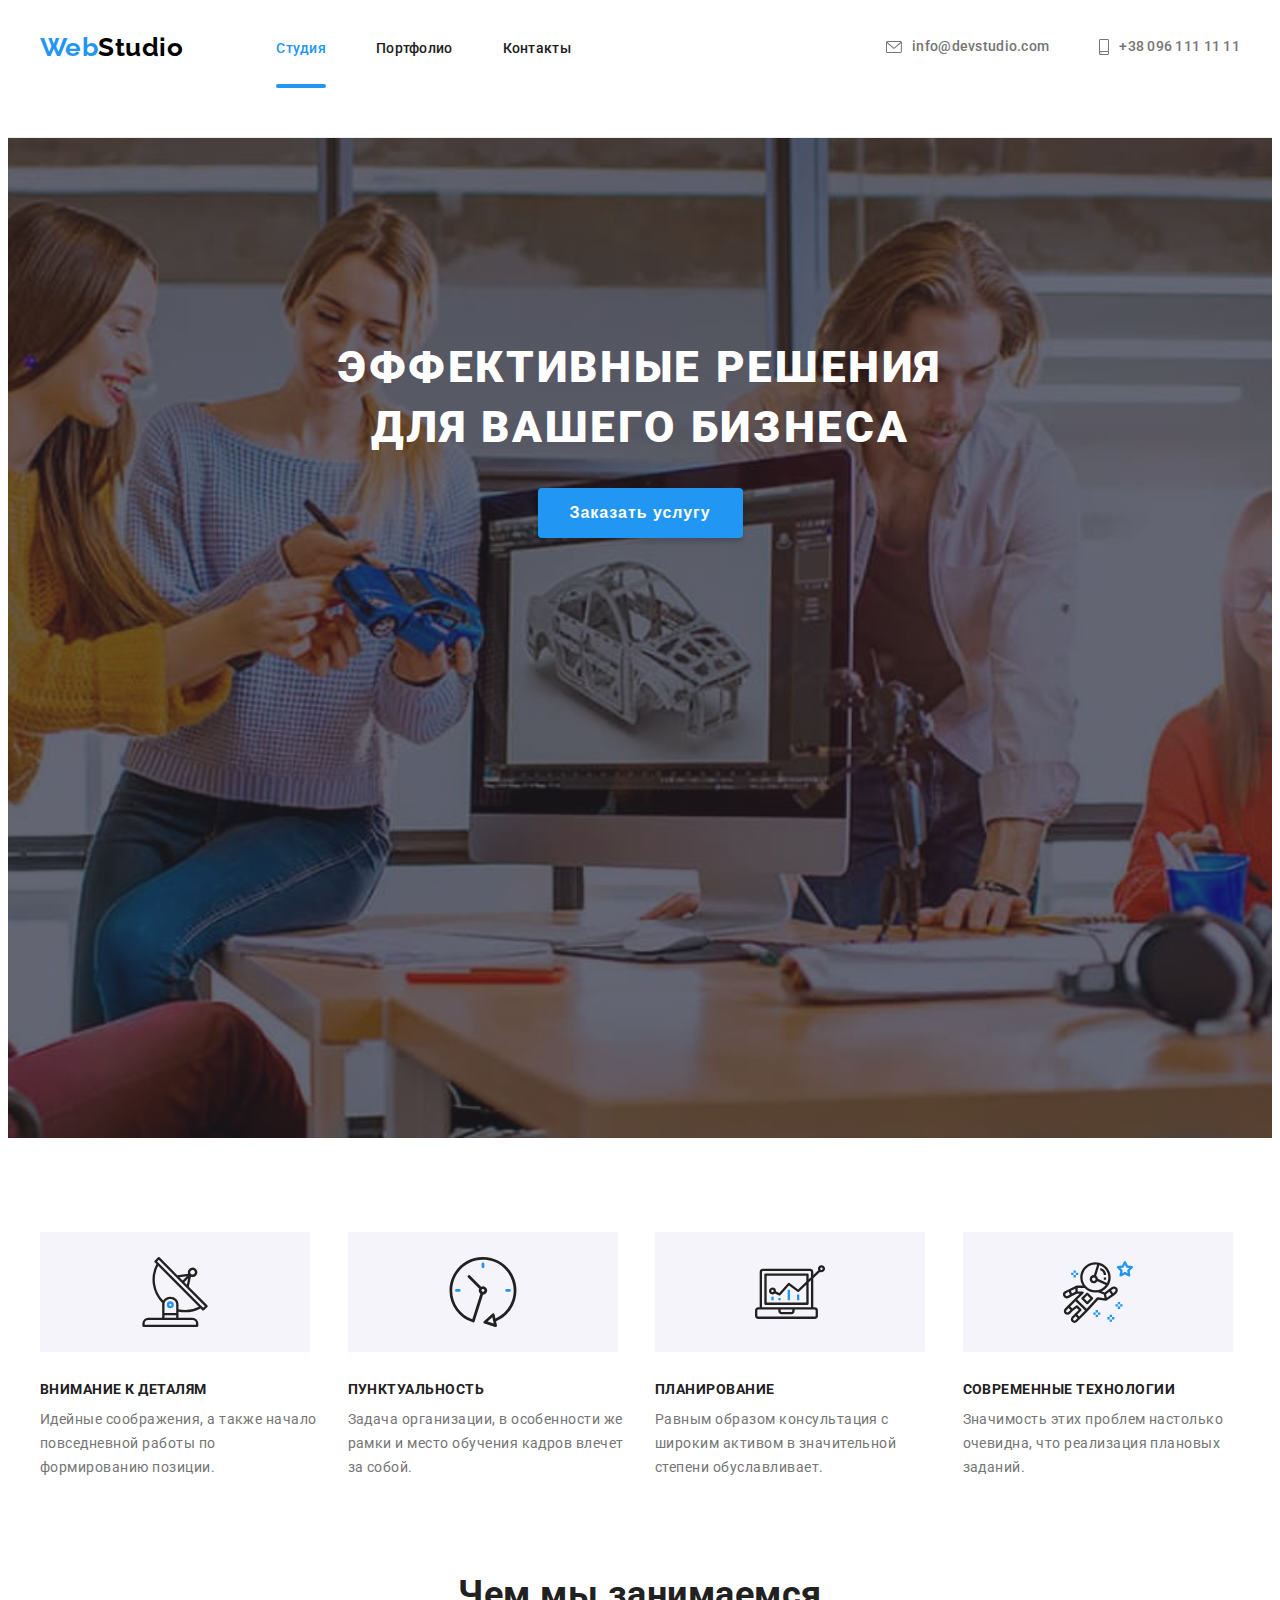
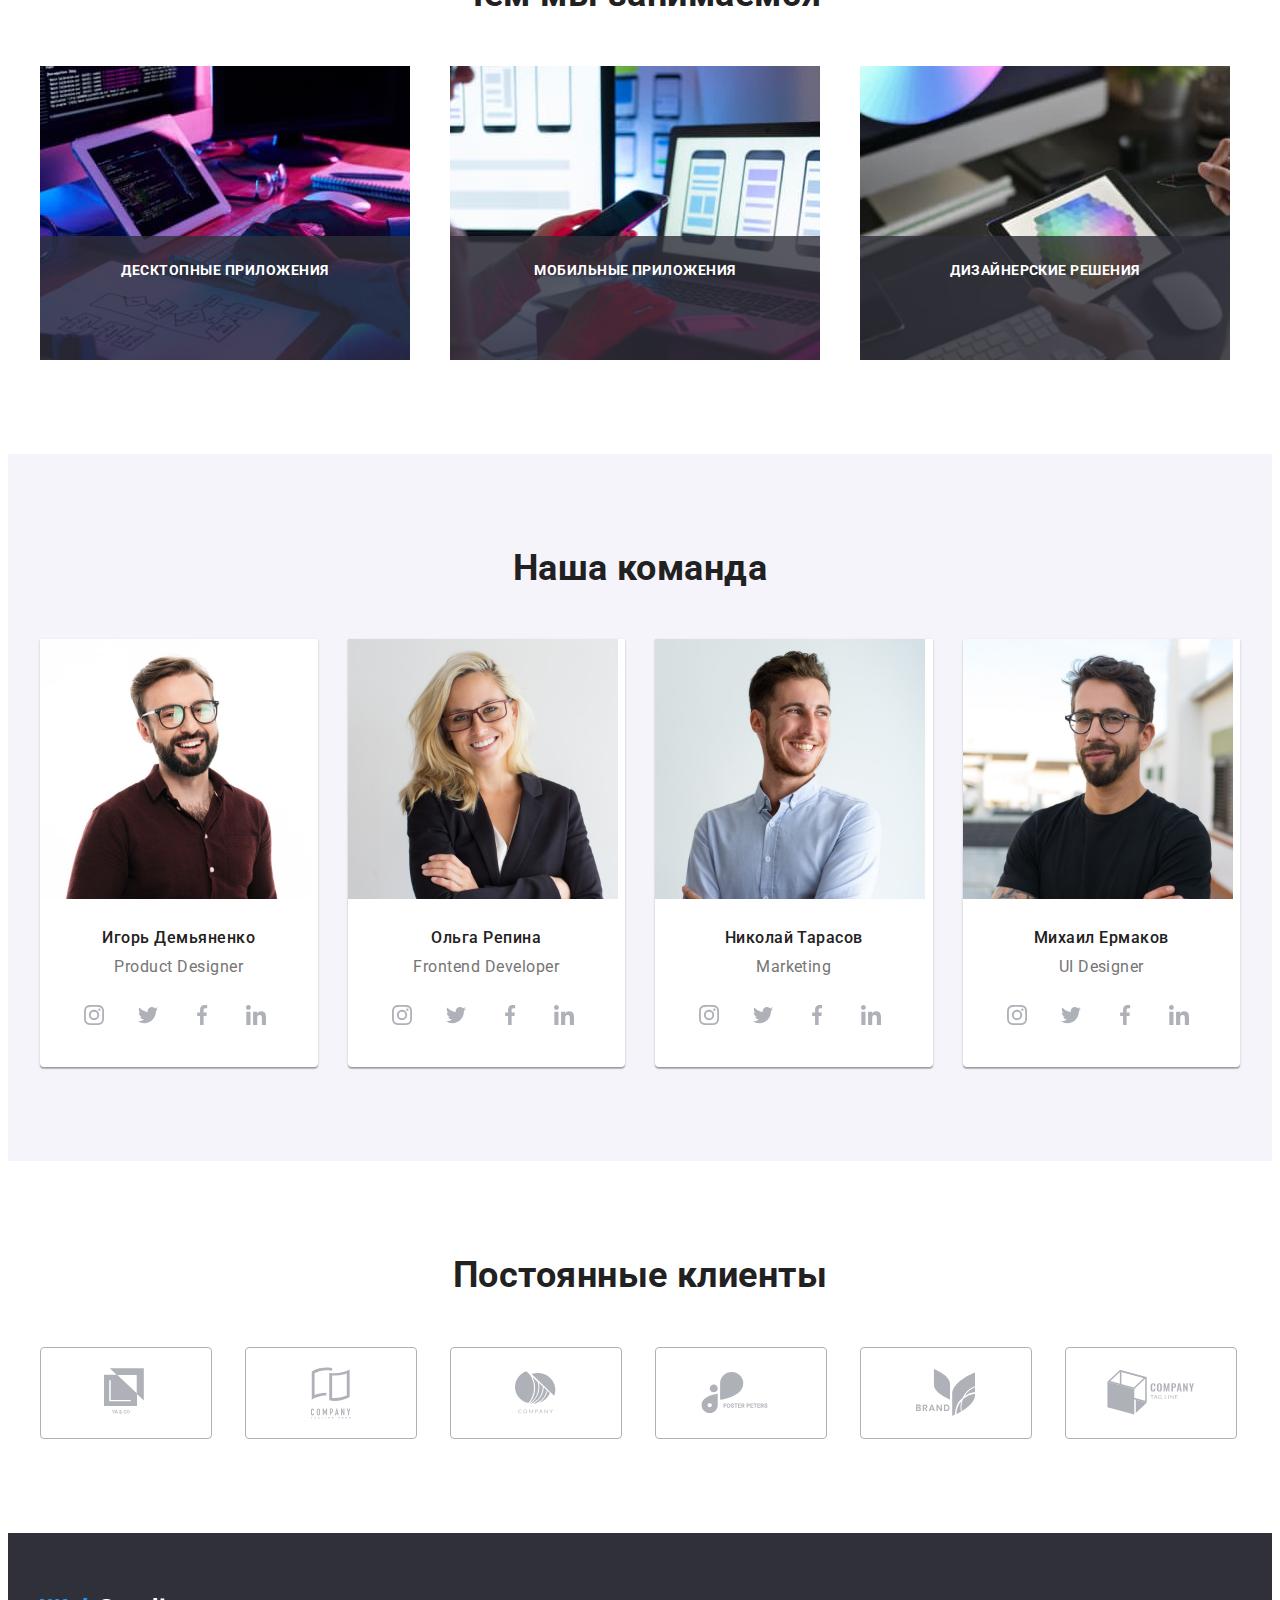
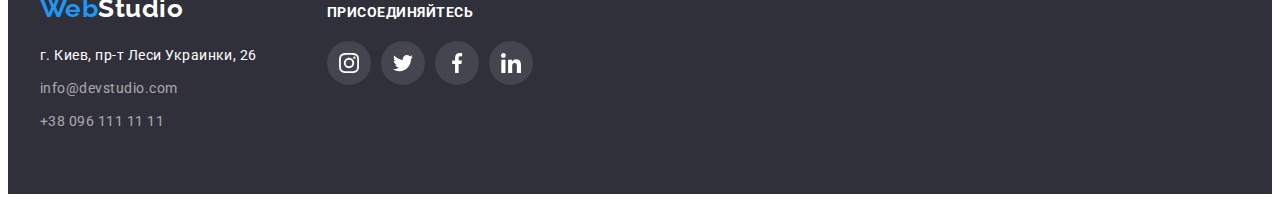
<file: index.html>
<!DOCTYPE html>
<html lang="ru">
<head>
    <meta charset="UTF-8">
    <meta name="viewport" content="width=device-width, initial-scale=1.0">
    <title>WebStudio</title>
    <link rel="stylesheet" href="https://cdnjs.cloudflare.com/ajax/libs/modern-normalize/0.2.0/modern-normalize.css" integrity="sha512-oxqL25oMBPTFLK5OOR4U/Y//5oyc+3B8MJVTuGD2FLdyA+VXlhKMyQ7YjHNSI5+CLk0UdMLw1lV64dDuT1Batw==" crossorigin="anonymous" />
    <link rel="stylesheet" href="./css/style.css">
    <link rel="preconnect" href="https://fonts.gstatic.com">
    <link href="https://fonts.googleapis.com/css2?family=Raleway:wght@700&family=Roboto:wght@400;500;700;900&display=swap" rel="stylesheet">
</head>

<body>

    <header class="header">
       <div class="container">
            <nav class="header-nav">
                <a href="./index.html" class="header-logo">Web<span>Studio</span></a>
                <ul class="header-pages">
                    <li class="hd-page"><a href="./index.html" class="current">Студия</a></li>
                    <li class="hd-page"><a href="./portfolio.html">Портфолио</a></li>
                    <li class="hd-page"><a href="">Контакты</a></li>
                </ul>
            </nav>
                <ul class="header-contacts">
                    <li class="hd-contact">
                        <a href="mailto:info@devstudio.com">
                            <svg class="contact-icon" width="16px" height="12px">
                                <use href="./images/icons.svg#mail"></use>
                            </svg>info@devstudio.com
                        </a>
                    </li>
                    <li class="hd-contact"><a href="tel:+380961111111">
                        <svg class="contact-icon" width="10px" height="16px">
                            <use href="./images/icons.svg#phone"></use>
                        </svg>+38 096 111 11 11</a>
                    </li>
                </ul>  
        </div>      
    </header>

    <main>
     <!--Герой-->
        <section class="hero">
           <h1 class="hero-title">Эффективные решения <br> для вашего бизнеса</h1>
           <button data-modal-open class="hero-btn" > Заказать услугу</button>
        </section>
     <!--Преимущества-->
        <section class="features">
            <div class="container">
                <h2 class="visually-hidden">Наши преимущества</h2>               
                <ul class="features-list grid">
                    <li>
                       <div class="feature-icon">
                        <svg  width="70px" height="70px">
                            <use href="./images/icons.svg#antenna"></use>
                        </svg>
                       </div>
                        <h3>Внимание к деталям</h3>
                        <p>Идейные соображения, а также начало повседневной работы по формированию позиции.</p>
                    </li>
                    <li>
                        <div class="feature-icon">
                            <svg  width="70px" height="70px">
                                <use href="./images/icons.svg#clock"></use>
                            </svg>
                           </div>
                        <h3>Пунктуальность</h3>
                        <p>Задача организации, в особенности же рамки и место обучения кадров влечет за собой.</p>
                    </li>  
                    <li>
                        <div class="feature-icon">
                            <svg  width="70px" height="70px">
                                <use href="./images/icons.svg#diagram"></use>
                            </svg>
                           </div>
                        <h3>Планирование</h3>
                        <p>Равным образом консультация с широким активом в значительной степени обуславливает.</p>
                    </li>
                    <li>
                        <div class="feature-icon">
                            <svg  width="70px" height="70px">
                                <use href="./images/icons.svg#astronaut"></use>
                            </svg>
                           </div>
                        <h3>Современные технологии</h3>
                        <p>Значимость этих проблем настолько очевидна, что реализация плановых заданий.</p>
                    </li>
                </ul>
        </div>
        </section>
     <!--Чем занимаемся-->
        <section class="specialty">
            <div class="container">
                <h2 class="specialty-title">Чем мы занимаемся</h2>
                <ul class="specialty-list grid">        
                    <li><div class="specialty-thumb">
                         <h3>Десктопные приложения</h3>
                            <img class="img" src="./images/osobenosti/programer-working.jpg" 
                            alt="Программист работает в офисе за столом" 
                            width="370" height="294">
                        </div>
                    </li>

                    <li><div class="specialty-thumb">
                        <h3>Мобильные приложения</h3>
                            <img class="img" src="./images/osobenosti/phone-designer.jpg" 
                            alt="Веб-дизайнер разрабатывает интерфейс приложения для смартфонов" 
                            width="370" height="294"> 
                        </div>
                    </li>

                    <li><div class="specialty-thumb">
                        <h3>Дизайнерские решения</h3>
                            <img class="img" src="./images/osobenosti/color-design.jpg" 
                            alt="Веб-дизайнер выбирает цвет на графическом планшете" 
                            width="370" height="294">
                        </div>
                    </li>
                </ul>
            </div>
        </section>
     <!--Наша команда-->
        <section class="our-team">
            <div class="container">
                <h2 class="team-title">Наша команда</h2>
                <ul class="team-list grid">
                    <li>
                        <img src="./images/komanda/ihor-demiyanenko.jpg" 
                        alt="Участник команды" width="270" height="260">
                        <div class="team-list-content">
                            <h3>Игорь Демьяненко</h3>
                            <p>Product Designer</p>
                            <ul class="team social-links">
                                <li><a href=""> 
                                        <svg class="link-icon" width="20px" height="20px">
                                            <use href="./images/icons.svg#instagram"></use>
                                        </svg>
                                    </a>
                                </li>

                                <li><a href="">
                                        <svg class="link-icon" width="20px" height="20px">
                                            <use href="./images/icons.svg#twitter"></use>
                                        </svg>
                                    </a>
                                </li>

                                <li><a href="">
                                        <svg class="link-icon" width="20px" height="20px">
                                            <use href="./images/icons.svg#facebook"></use>
                                        </svg>
                                    </a>
                                </li>

                                <li><a href="">
                                        <svg class="link-icon" width="20px" height="20px">
                                            <use href="./images/icons.svg#linkedin"></use>
                                        </svg>
                                    </a>
                                </li>
                            </ul>
                        </div>
                    </li>

                    <li>
                        <img src="./images/komanda/olga-repina.jpg" alt="Участник команды" 
                        width="270" height="260">
                        <div class="team-list-content">
                            <h3>Ольга Репина</h3>
                            <p>Frontend Developer</p>
                            <ul class="team social-links">
                                <li><a href=""> 
                                        <svg class="link-icon" width="20px" height="20px">
                                            <use href="./images/icons.svg#instagram"></use>
                                        </svg>
                                    </a>
                                </li>

                                <li><a href="">
                                        <svg class="link-icon" width="20px" height="20px">
                                            <use href="./images/icons.svg#twitter"></use>
                                        </svg>
                                    </a>
                                </li>

                                <li><a href="">
                                        <svg class="link-icon" width="20px" height="20px">
                                            <use href="./images/icons.svg#facebook"></use>
                                        </svg>
                                    </a>
                                </li>

                                <li><a href="">
                                        <svg class="link-icon" width="20px" height="20px">
                                            <use href="./images/icons.svg#linkedin"></use>
                                        </svg>
                                    </a>
                                </li>
                            </ul>
                        </div>
                    </li>

                    <li>
                        <img src="./images/komanda/nikolay-tarasov.jpg" 
                        alt="Участник команды" width="270" height="260">
                        <div class="team-list-content">
                            <h3>Николай Тарасов</h3>
                            <p>Marketing</p>
                            <ul class="team social-links">
                                <li><a href=""> 
                                        <svg class="link-icon" width="20px" height="20px">
                                            <use href="./images/icons.svg#instagram"></use>
                                        </svg>
                                    </a>
                                </li>

                                <li><a href="">
                                        <svg class="link-icon" width="20px" height="20px">
                                            <use href="./images/icons.svg#twitter"></use>
                                        </svg>
                                    </a>
                                </li>

                                <li><a href="">
                                        <svg class="link-icon" width="20px" height="20px">
                                            <use href="./images/icons.svg#facebook"></use>
                                        </svg>
                                    </a>
                                </li>

                                <li><a href="">
                                        <svg class="link-icon" width="20px" height="20px">
                                            <use href="./images/icons.svg#linkedin"></use>
                                        </svg>
                                    </a>
                                </li>
                            </ul>
                        </div>
                    </li>
                    
                    <li>
                        <img src="./images/komanda/mixail-ermakov.jpg" 
                        alt="" width="270" height="260">
                        <div class="team-list-content">
                            <h3>Михаил Ермаков</h3>
                            <p>UI Designer</p>
                            <ul class="team social-links">
                                <li><a href=""> 
                                        <svg class="link-icon" width="20px" height="20px">
                                            <use href="./images/icons.svg#instagram"></use>
                                        </svg>
                                    </a>
                                </li>

                                <li><a href="">
                                        <svg class="link-icon" width="20px" height="20px">
                                            <use href="./images/icons.svg#twitter"></use>
                                        </svg>
                                    </a>
                                </li>

                                <li><a href="">
                                        <svg class="link-icon" width="20px" height="20px">
                                            <use href="./images/icons.svg#facebook"></use>
                                        </svg>
                                    </a>
                                </li>

                                <li><a href="">
                                        <svg class="link-icon" width="20px" height="20px">
                                            <use href="./images/icons.svg#linkedin"></use>
                                        </svg>
                                    </a>
                                </li>
                            </ul>
                        </div>
                    </li>
                 </ul>
           </div>
        </section>
     <!-- Постоянные клиенты -->
        <section class="customers" >
            <div class="container">
                <h2 class="customers-title">Постоянные клиенты</h2>
                <ul class="customers-list grid">
                    <li><a href="">
                        <svg class="logo-icon" width="44px" height="49px">
                            <use href="./images/icons.svg#logo-1"></use>
                        </svg>
                    </a>
                    </li>

                    <li><a href="">
                            <svg class="logo-icon" width="40px" height="52px">
                                <use href="./images/icons.svg#logo-2"></use>
                            </svg>
                        </a>
                    </li>

                    <li><a href="">
                            <svg class="logo-icon" width="41px" height="43px">
                                <use href="./images/icons.svg#logo-3"></use>
                            </svg>
                    </a>
                    </li>

                    <li><a href="">
                            <svg class="logo-icon" width="80px" height="42px">
                                <use href="./images/icons.svg#logo-4"></use>
                            </svg>
                    </a>
                    </li>

                    <li><a href="">
                            <svg class="logo-icon" width="59px" height="47px">
                                <use href="./images/icons.svg#logo-5"></use>
                            </svg>
                        </a>
                    </li>
                    
                    <li><a href="">
                            <svg class="logo-icon" width="88px" height="45px">
                                <use href="./images/icons.svg#logo-6"></use>
                            </svg>
                        </a>
                    </li>
                </ul>
            </div>
        </section>
    </main>

    <footer class="footer">
        <div class="container">
            <div>
                <a href="./index.html" class="footer-logo">Web<span>Studio</span></a>
                <address>
                    <p class="footer-address">г. Киев, пр-т Леси Украинки, 26</p>
                    <ul class="footer-contacts">
                        <li class="ft-contact"><a href="mailto:info@devstudio.com">info@devstudio.com</a></li>
                        <li class="ft-contact"><a href="tel:+380961111111">+38 096 111 11 11</a></li>
                    </ul>
                </address>
            </div>

            <div class="join-us">
                <h3 class="join-title">присоединяйтесь</h3>
                <ul class="join social-links">
                    <li><a href=""> 
                            <svg class="link-icon" width="20px" height="20px">
                                <use href="./images/icons.svg#instagram"></use>
                            </svg>
                        </a>
                    </li>

                    <li><a href="">
                            <svg class="link-icon" width="20px" height="20px">
                                <use href="./images/icons.svg#twitter"></use>
                            </svg>
                        </a>
                    </li>

                    <li><a href="">
                            <svg class="link-icon" width="20px" height="20px">
                                <use href="./images/icons.svg#facebook"></use>
                            </svg>
                        </a>
                    </li>

                    <li><a href="">
                            <svg class="link-icon" width="20px" height="20px">
                                <use href="./images/icons.svg#linkedin"></use>
                            </svg>
                        </a>
                    </li>
                </ul>
            </div>
        </div>
    </footer>

    <!-- Заказать услугу-модальное окно -->
    <div class="backdrop is-hidden" data-modal>
        <div class="modal">
            <button data-modal-close>
                <svg width="11px" height="11px" >
                <use href="./images/icons.svg#close"></use>    
                </svg>
            </button>
        </div>
    </div>
    <script src="./js/modal.js"></script>
</body>
</html>
</file>
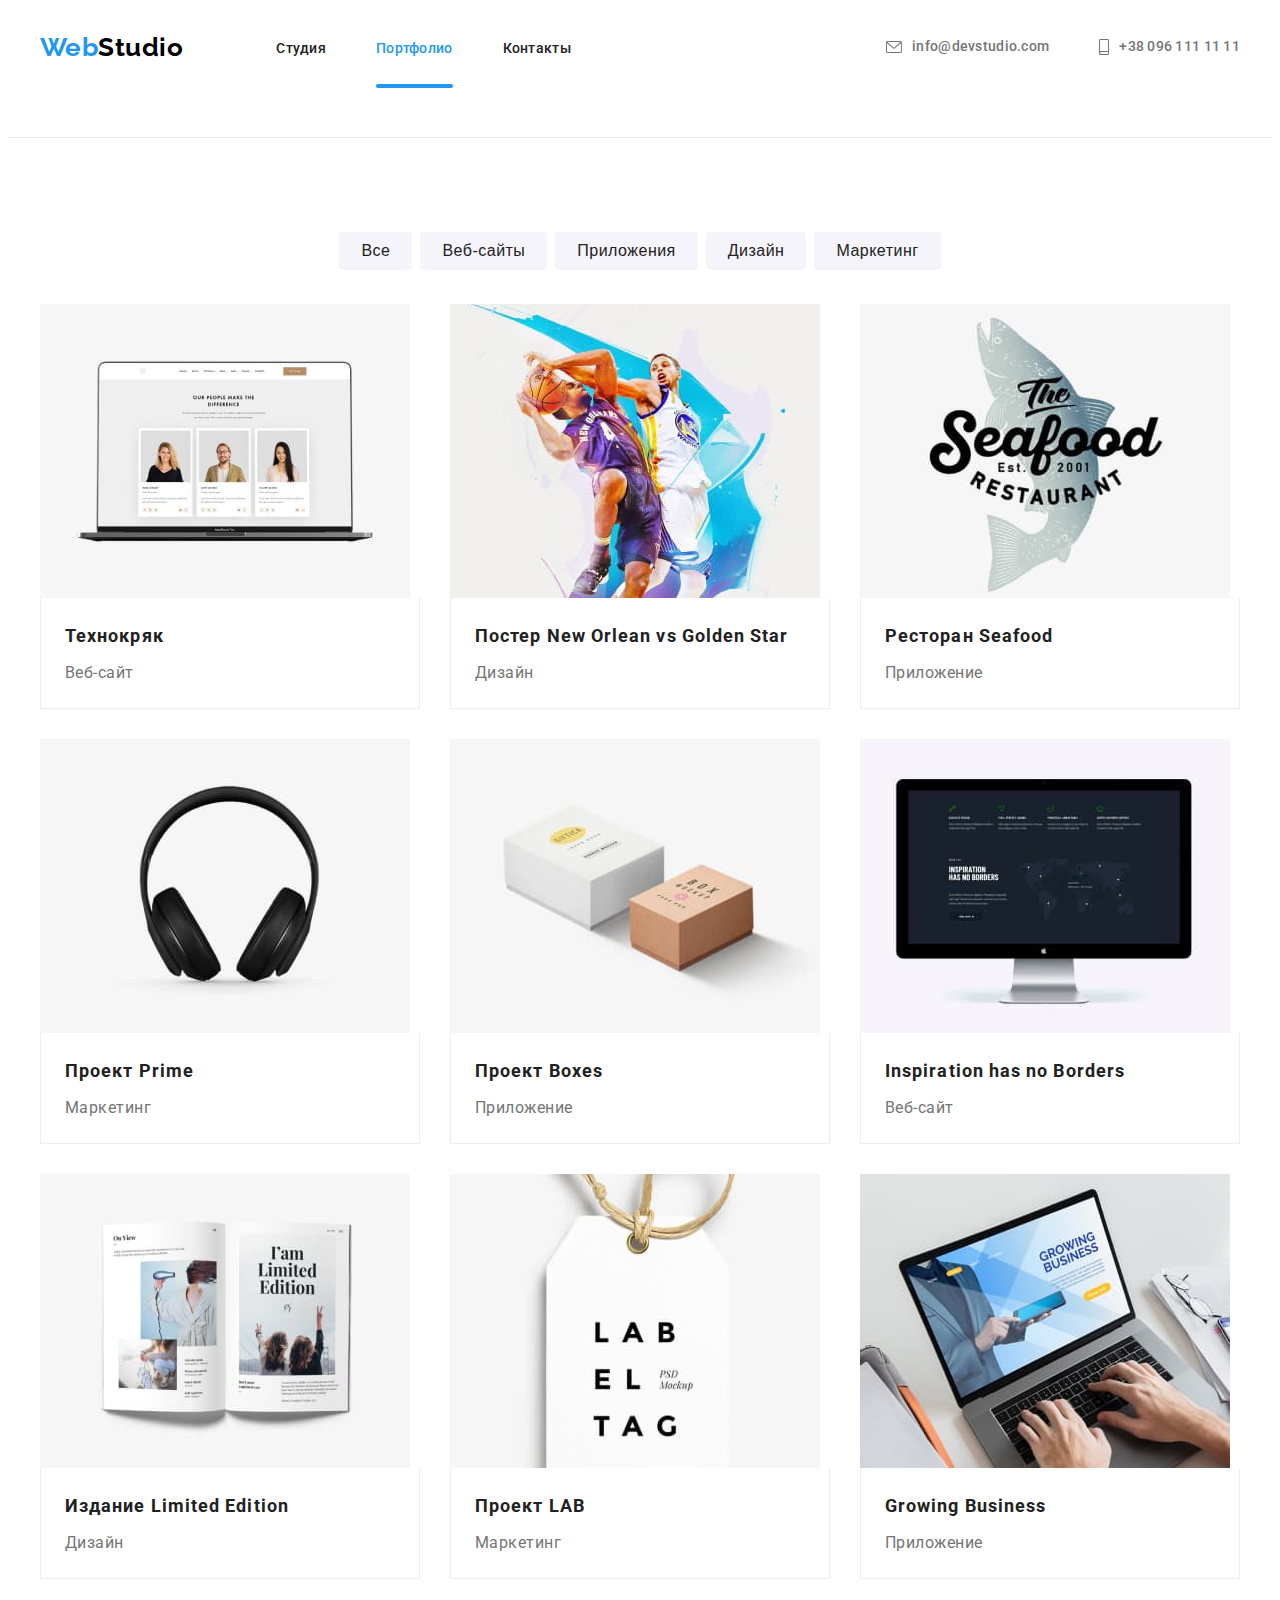
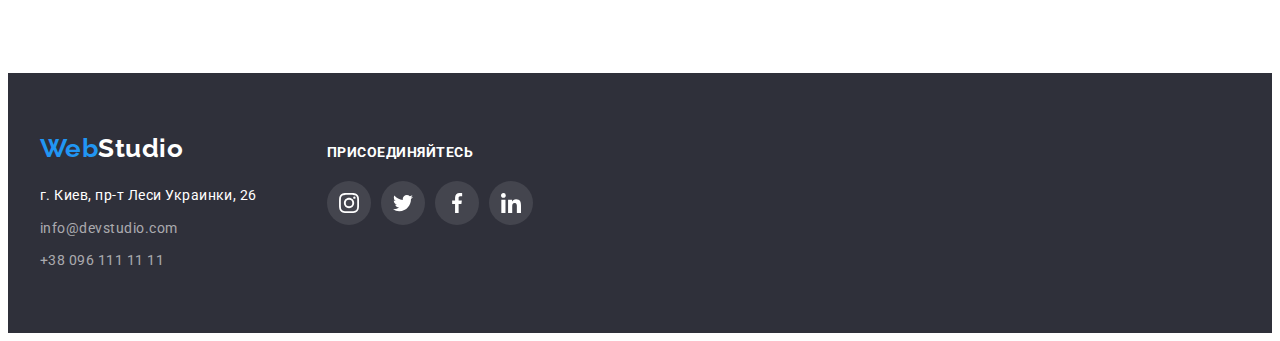
<file: portfolio.html>
<!DOCTYPE html>
<html lang="ru">
<head>
    <meta charset="UTF-8">
    <meta name="viewport" content="width=device-width, initial-scale=1.0">
    <title>WebStudio</title>
    <link rel="stylesheet" href="https://cdnjs.cloudflare.com/ajax/libs/modern-normalize/0.2.0/modern-normalize.css" integrity="sha512-oxqL25oMBPTFLK5OOR4U/Y//5oyc+3B8MJVTuGD2FLdyA+VXlhKMyQ7YjHNSI5+CLk0UdMLw1lV64dDuT1Batw==" crossorigin="anonymous" />
    <link rel="stylesheet" href="./css/style.css">
    <link rel="preconnect" href="https://fonts.gstatic.com">
    <link href="https://fonts.googleapis.com/css2?family=Raleway:wght@700&family=Roboto:wght@400;500;700;900&display=swap" rel="stylesheet">
</head>

<body>
    <header class="header">
        <div class="container">
             <nav class="header-nav">
                 <a href="./index.html" class="header-logo">Web<span>Studio</span></a>
                  <ul class="header-pages">
                     <li class="hd-page"><a href="./index.html">Студия</a></li>
                     <li class="hd-page"><a href="./portfolio.html" class="current">Портфолио</a></li>
                     <li class="hd-page"><a href="">Контакты</a></li>
                  </ul>
             </nav>
                 <ul class="header-contacts">
                     <li class="hd-contact">
                         <a href="mailto:info@devstudio.com">
                             <svg class="contact-icon" width="16px" height="12px">
                                 <use href="./images/icons.svg#mail"></use>
                             </svg>info@devstudio.com
                         </a>
                     </li>
                     <li class="hd-contact"><a href="tel:+380961111111">
                         <svg class="contact-icon" width="10px" height="16px">
                             <use href="./images/icons.svg#phone"></use>
                         </svg>+38 096 111 11 11</a>
                     </li>
                 </ul>  
         </div>      
     </header>

    <main>
      <section class="portfolio">
            <div class="container">
                <h2 class="visually-hidden">Портфолио наших работ</h2>
                <ul class="portfolio-filter">
                    <li class="portfolio-filt-btn"><button type="button">Все</button></li>
                    <li class="portfolio-filt-btn"><button type="button">Веб-сайты</button></li>
                    <li class="portfolio-filt-btn"><button type="button">Приложения</button></li>
                    <li class="portfolio-filt-btn"><button type="button">Дизайн</button></li>
                    <li class="portfolio-filt-btn"><button type="button">Маркетинг</button></li>
                </ul>
        
                <ul class="portfolio-list grid">
                    <li>
                        <a class="portfolio-link" href="">
                            <div class="portfolio-thumb">
                                <img class="img" src="./images/portfolio/tehnocrack.jpg" alt="" width="370" height="294">
                                <p class="portfolio-hover-text">Технокряк это современная площадка распространения коронавируса. Компании используют эту платформу для цифрового шпионажа и атак на защищённые сервера конкурентов.</p>
                            </div>
                            <div class="portfolio-list-content">
                                <h2>Технокряк</h2>
                                <p>Веб-сайт</p>
                            </div>
                        </a>
                    </li>  

                    <li>
                        <a class="portfolio-link" href="">
                            <div class="portfolio-thumb">
                                <img class="img" src="./images/portfolio/poster.jpg" alt="" width="370" height="294">
                                <p class="portfolio-hover-text">Технокряк это современная площадка распространения коронавируса. Компании используют эту платформу для цифрового шпионажа и атак на защищённые сервера конкурентов.</p>
                            </div>
                            <div class="portfolio-list-content">
                                <h2>Постер New Orlean vs Golden Star</h2>
                                <p>Дизайн</p>
                            </div>
                        </a>
                    </li>

                    <li>
                        <a class="portfolio-link" href="">
                            <div class="portfolio-thumb">
                                <img class="img" src="./images/portfolio/seafood.jpg" alt="" width="370" height="294">
                                <p class="portfolio-hover-text">Технокряк это современная площадка распространения коронавируса. Компании используют эту платформу для цифрового шпионажа и атак на защищённые сервера конкурентов.</p>
                            </div>
                            <div class="portfolio-list-content">
                                 <h2>Ресторан Seafood</h2>
                                 <p>Приложение</p>
                            </div>
                        </a>
                    </li> 

                    <li>
                        <a class="portfolio-link" href="">
                            <div class="portfolio-thumb">
                                <img class="img" src="./images/portfolio/prime.jpg" alt="" width="370" height="294">
                                <p class="portfolio-hover-text">Технокряк это современная площадка распространения коронавируса. Компании используют эту платформу для цифрового шпионажа и атак на защищённые сервера конкурентов.</p>
                            </div>
                            <div class="portfolio-list-content">
                                <h2>Проект Prime</h2>
                                <p>Маркетинг</p>
                            </div>
                        </a>
                    </li>  

                    <li>
                        <a class="portfolio-link" href="">
                            <div class="portfolio-thumb">
                                <img class="img" src="./images/portfolio/boxes.jpg" alt="" width="370" height="294">
                                <p class="portfolio-hover-text">Технокряк это современная площадка распространения коронавируса. Компании используют эту платформу для цифрового шпионажа и атак на защищённые сервера конкурентов.</p>
                            </div> 
                            <div class="portfolio-list-content">
                                <h2>Проект Boxes</h2>
                                <p>Приложение</p>
                            </div>
                        </a>
                    </li>  

                    <li> 
                        <a class="portfolio-link" href="">
                            <div class="portfolio-thumb">
                                <img  class="img" src="./images/portfolio/inspiration.jpg" alt="" width="370" height="294">
                                <p class="portfolio-hover-text">Технокряк это современная площадка распространения коронавируса. Компании используют эту платформу для цифрового шпионажа и атак на защищённые сервера конкурентов.</p>
                            </div> 
                            <div class="portfolio-list-content">
                                <h2>Inspiration has no Borders</h2>
                                <p>Веб-сайт</p>
                            </div>
                         </a>    
                    </li>

                    <li>
                        <a class="portfolio-link" href="">
                            <div class="portfolio-thumb">
                                <img class="img" src="./images/portfolio/limited-edition.jpg" alt="" width="370" height="294">
                                <p class="portfolio-hover-text">Технокряк это современная площадка распространения коронавируса. Компании используют эту платформу для цифрового шпионажа и атак на защищённые сервера конкурентов.</p>
                            </div>
                            <div class="portfolio-list-content">
                                <h2>Издание Limited Edition</h2>
                                 <p>Дизайн</p>
                            </div>
                        </a>
                    </li>  

                    <li>
                        <a class="portfolio-link" href="">
                            <div class="portfolio-thumb">
                                <img class="img" src="./images/portfolio/lab.jpg" alt="" width="370" height="294">
                                <p class="portfolio-hover-text">Технокряк это современная площадка распространения коронавируса. Компании используют эту платформу для цифрового шпионажа и атак на защищённые сервера конкурентов.</p>
                            </div>
                            <div class="portfolio-list-content">
                                <h2>Проект LAB</h2>
                                <p>Маркетинг</p>
                            </div>
                         </a>
                    </li>  

                    <li>
                        <a class="portfolio-link" href="">
                            <div class="portfolio-thumb">
                                <img class="img" src="./images/portfolio/growing-bussines.jpg" alt="" width="370" height="294">
                                <p class="portfolio-hover-text">Технокряк это современная площадка распространения коронавируса. Компании используют эту платформу для цифрового шпионажа и атак на защищённые сервера конкурентов.</p>
                            </div>
                            <div class="portfolio-list-content">
                                <h2 class="title">Growing Business</h2>
                                <p>Приложение</p>
                            </div>
                        </a>
                    </li>
                </ul>
            </div>
        </section>
    </main>

    <footer class="footer">
        <div class="container">
            <div>
                <a href="./index.html" class="footer-logo">Web<span>Studio</span></a>
                <address>
                    <p class="footer-address">г. Киев, пр-т Леси Украинки, 26</p>
                    <ul class="footer-contacts">
                        <li class="ft-contact"><a href="mailto:info@devstudio.com">info@devstudio.com</a></li>
                        <li class="ft-contact"><a href="tel:+380961111111">+38 096 111 11 11</a></li>
                    </ul>
                </address>
            </div>

            <div class="join-us">
                <h3 class="join-title">присоединяйтесь</h3>
                <ul class="join social-links">
                    <li><a href=""> 
                            <svg class="link-icon" width="20px" height="20px">
                                <use href="./images/icons.svg#instagram"></use>
                            </svg>
                        </a>
                    </li>

                    <li><a href="">
                            <svg class="link-icon" width="20px" height="20px">
                                <use href="./images/icons.svg#twitter"></use>
                            </svg>
                        </a>
                    </li>

                    <li><a href="">
                            <svg class="link-icon" width="20px" height="20px">
                                <use href="./images/icons.svg#facebook"></use>
                            </svg>
                        </a>
                    </li>

                    <li><a href="">
                            <svg class="link-icon" width="20px" height="20px">
                                <use href="./images/icons.svg#linkedin"></use>
                            </svg>
                        </a>
                    </li>
                </ul>
            </div>
        </div>
    </footer>
    
</body>
</html>
</file>
<file: css/style.css>
:root {
  --main-blue: #2196F3;
  --text-grey: #757575;
  --title-grey: #212121;
  --dark-back: #2F303A;
  --light-back: #F5F4FA;
  --white: #ffffff;
  --text-white6: rgba(255, 255, 255, 0.6);
}

ul {
  list-style: none;
  padding: 0;
  margin: 0;
}

a {
  text-decoration: none;
}

body { 
  color: var(--text-grey);
  font-family: 'Roboto', sans-serif;
  letter-spacing: 0.03em;
}

h1,h2,h3 {
  color: var(--title-grey);
  margin-top: 0;
  margin-bottom: 0;
} 

img {
  display: block;
  max-width: 100%;
  height: auto;
}

.img {
  max-width: 100%;
  max-height: 100%;
  object-fit: cover;
}

button {
  cursor: pointer;
}

.container {
  width: 1200px;
  padding-left: 15px;
  padding-right: 15px;
  margin-left: auto;
  margin-right: auto;
}

/* Шапка */
.header {
  background-color: var(--white);
  border-bottom: 1px solid #ECECEC;
  padding-top: 24px;
  padding-bottom: 25px;
  height: 80px;
}

.header .container,
.header-nav,
.header-pages,
.header-contacts {
  display: flex;
  align-items: center;
  justify-content: space-between;
}

.hd-page {
  position: relative;
  margin-left: 50px;
}

.hd-page:first-child {
  margin-left: 93px;
}

.hd-page a {
  padding-top: 32px;
  padding-bottom: 32px;  

  font-weight: 500;
  font-size: 14px;
  line-height: 1.14;
  letter-spacing: 0.02em;

  color: var(--title-grey);

  transition: color 250ms cubic-bezier(0.4, 0, 0.2, 1);
}

.hd-page a:hover,
.hd-page a:focus {
  color: var(--main-blue);
}

.hd-page .current {
  position: relative;
  color: var(--main-blue);
}

.hd-page .current::after {
  display: inline-block;
  position: absolute;
  bottom: 0;
  right: 0;

  content: "";
  
  width: 100%;
  height: 4px;
  background-color: var(--main-blue);
  border-radius: 2px;
}

.header-contacts a {
  display: flex;
   
  color: var(--text-grey);

  font-weight: 500;
  font-size: 14px;
  line-height: 1.14;
  letter-spacing: 0.02em;
}

.hd-contact {
  margin-left: auto;
  margin-right: 50px;
}

.hd-contact:last-child {
  margin-right: 0;
}

.header-contacts a:hover,
.header-contacts a:focus {
  color: var(--main-blue);
}

.contact-icon {
  align-self: center;
  margin-right: 10px;  
   
  fill: currentColor;
}

/* Лого */
.header-logo, 
.footer-logo {
  color: var(--main-blue);

  font-family: 'Raleway', sans-serif;
  font-weight: 700;
  font-size: 26px;
  line-height: 1.19;
}  

.header-logo span {
  color: #000000;
}

.footer-logo span {
  color: var(--white);
}

/* Герой */
.hero {
  padding-top: 200px;
  padding-bottom: 200px;
 
  height: 600px;
  max-width: 1600px;
  margin-left: auto;
  margin-right: auto;
  
  background-image: linear-gradient( to bottom, rgba(47, 48, 58, 0.4) ,rgba(47, 48, 58, 0.4)), url(../images/hero-bg.jpg); 

  background-color: #C4C4C4;
  background-position: center;
  background-repeat: no-repeat;
  background-size: cover; 
 
  text-align: center;
}

.hero-title {
  margin-bottom: 30px;
  margin-left: auto;
  margin-right: auto;
  
  color: var(--white);

  text-transform: uppercase;
  font-weight: 900;
  font-size: 44px;
  line-height: 1.36;
  letter-spacing: 0.06em;
}

.hero-btn {
  display: inline-block;
  border-radius: 4px;
  min-width: 200px;
  padding: 10px 32px;
  margin-left: auto;
  margin-right: auto;
  
  background-color: var(--main-blue);
  color: var(--white);
  box-shadow: 0px 4px 4px rgba(0, 0, 0, 0.15);
  border: none;
  
  font-weight: 700;
  font-size: 16px;
  line-height: 1.87;
  text-align: center;
  letter-spacing: 0.06em;

  transition: background-color 250ms cubic-bezier(0.4, 0, 0.2, 1);
}

.hero-btn:hover,
.hero-btn:focus {
  background-color: #188CE8;
}

/* /Sections&grid */
.features, .specialty, .our-team, .portfolio, .customers {
  padding-top: 94px;
  padding-bottom: 94px;
}

.specialty-title,.team-title,.customers-title {
  margin-bottom: 50px;
  
  font-weight: 700;
  font-size: 36px;
  line-height: 1.16;
  text-align: center;
}

.grid {
  display: flex;
  flex-wrap: wrap;
  margin-left: -30px;
  margin-top: -30px;
}

.grid>li {
  margin-left: 30px;
  margin-top: 30px;
}

/* Преимущества*/
.visually-hidden {
  position: absolute;
  width: 1px;
  height: 1px;
  margin: -1px;
  border: 0;
  padding: 0;

  white-space: nowrap;
  clip-path: inset(100%);
  clip: rect(0 0 0 0);
  overflow: hidden;
}

.feature-icon {
  display: flex;
  margin-bottom: 30px;
  width: 270px;
  height: 120px;
  background-color: var(--light-back);
  align-items: center;
  justify-content: center;
}

.features-list h3 {
  font-weight: 700;
  font-size: 14px;
  line-height: 1.14;
  text-transform: uppercase;
  margin-bottom: 10px;
}

.features-list>li {
  width: 270px;
  flex-basis: calc(100% / 4 - 30px);
}

.features p {
  font-weight: 400;
  font-size: 14px;
  line-height: 1.71;
  margin: 0;
}

/* Чем мы занимаемся */
.specialty {
  padding-top: 0;
}

.specialty-list>li {
  flex-basis: calc(100% / 3 - 30px);
}

.specialty-thumb {
  position: relative;

  height: 294px;
}

.specialty-list h3 {
  position: absolute;
  bottom: 0;
  padding-top: 27px;
  padding-bottom: 27px;
  text-align: center;
  height: 70px;
  width: 370px;

  font-weight: 700;
  font-size: 14px;
  line-height: 1.14;
  text-transform: uppercase;
  color: var(--white);
 
  background: rgba(47, 48, 58, 0.8);
}

/* Ccылки на социальные сети */

.social-links {
  display: flex;
  width: 206px;
  height: 44px;
  justify-content: space-between;
}

.social-links a {
  display: flex;
  height: 44px;
  width: 44px;
  align-items: center;
  justify-content: center;

  transition: color 250ms cubic-bezier(0.4, 0, 0.2, 1),  
    background-color 250ms cubic-bezier(0.4, 0, 0.2, 1),
    border-radius 250ms cubic-bezier(0.4, 0, 0.2, 1),
    outline 250ms cubic-bezier(0.4, 0, 0.2, 1);
}

.team.social-links a {
  color: #AFB1B8;
  border-radius: 50%;
}

.join.social-links a {
  color: var(--white);
  background-color: rgba(255, 255, 255, 0.1);
  border-radius: 50%;
}

.social-links a:hover, 
.social-links a:focus {
  color: var(--white);
  background-color: var(--main-blue);
  outline: none;
}

.link-icon {
  fill: currentColor;
}
 
/* Наша команда */
.our-team {
  background-color: var(--light-back);
}

.team-list>li {
  flex-basis: calc(100% / 4 - 30px);

  background-color: var(--white);
  box-shadow: 0px 1px 3px rgba(0, 0, 0, 0.12),
    0px 1px 1px rgba(0, 0, 0, 0.14),
    0px 2px 1px rgba(0, 0, 0, 0.2);
  border-radius: 0px 0px 4px 4px;
}

.team-list-content {
  text-align: center;
  padding: 30px 32px;
}

.team-list h3 {
  margin-bottom: 10px;

  font-weight: 500;
  font-size: 16px;
  line-height: 1.18;
}

.team-list p {
  margin: 0;
  margin-bottom: 16px;
  font-weight: 400;
  font-size: 16px;
  line-height: 1.18;

}

/* Постоянные клиенты */
.customers-list>li{
  flex-basis: calc(100% / 6 - 30px);
}

.customers-list a {
  display: flex;
  width: 170px;
  height: 90px;
  color: #AFB1B8;
  border: 1px solid;
  border-radius: 4px;
  align-items: center;
  justify-content: center;

  transition: color 250ms cubic-bezier(0.4, 0, 0.2, 1),
    outline 250ms cubic-bezier(0.4, 0, 0.2, 1);
  
}

.customers-list a:hover, 
.customers-list a:focus {
  color: var(--main-blue);
  outline: none;
}

.logo-icon { 
  fill: currentColor;
}

/* Подвал */
.footer {
  background-color: var(--dark-back);
  padding-top: 60px;
  padding-bottom: 60px;
}

/* Адресс, контакты */

.footer .container {
  display: flex;
  justify-content: start;
  align-items: baseline;
}

.footer-address,
.footer-contacts {
  font-style: normal;
  font-size: 14px;
  line-height: 1.71;
  display: flex;
  flex-direction: column;
}

.footer-address {
  margin: 0;
  margin-top: 20px;
      
  color: var(--white);
}

.footer-contacts a{
  display: inline-block;
  margin-top: 9px;

  color: var(--text-white6);

  transition: color 250ms cubic-bezier(0.4, 0, 0.2, 1);
}

.footer-contacts a:hover,
.footer-contacts a:focus {
  color: var(--main-blue);
}

/* Присоеденяйтесь */

.join-us {
  margin-left: 70px;
} 

.join-title {
  font-weight: 700;
  font-size: 14px;
  line-height: 1.14;
  text-transform: uppercase;
  margin-bottom: 20px;
  color: var(--white);
}

/* Портфолио */

.portfolio-filter {
  display: flex;
  margin-bottom: 34px;
  justify-content: center;
}

.portfolio-filter button {
  padding: 6px 22px;
  
  color: var(--title-grey);
  background-color: var(--light-back);
  border: none;
  border-radius: 4px;
 
  font-weight: 500;
  font-size: 16px;
  line-height: 1.62;
  letter-spacing: 0.03em;
  text-align: center;

  outline: none;

  transition: color 250ms cubic-bezier(0.4, 0, 0.2, 1),
    background-color 250ms cubic-bezier(0.4, 0, 0.2, 1),
    box-shadow 250ms cubic-bezier(0.4, 0, 0.2, 1);
}

.portfolio-filt-btn {
  margin-right: 8px;
}

.portfolio-filt-btn:last-child {
  margin-right: 0;
}

.portfolio-filter button:hover,
.portfolio-filter button:focus {
  background-color: var(--main-blue);
  color: var(--white);
  box-shadow: 0px 3px 1px rgba(0, 0, 0, 0.1), 
    0px 1px 2px rgba(0, 0, 0, 0.08),
    0px 2px 2px rgba(0, 0, 0, 0.12);

}

.portfolio-list>li {
  flex-basis: calc(100% / 3 - 30px);

  background-color: var(--white);
}

.portfolio-list a {
  display: block;

  transition: box-shadow 250ms cubic-bezier(0.4, 0, 0.2, 1),
    outline 250ms cubic-bezier(0.4, 0, 0.2, 1);
}

.portfolio-list a:hover,
.portfolio-list a:focus {
  box-shadow: 0px 1px 1px rgba(0, 0, 0, 0.12),
    0px 4px 4px rgba(0, 0, 0, 0.06),
    1px 4px 6px rgba(0, 0, 0, 0.16);
  outline: none;
}

.portfolio-list-content {
  padding: 20px 24px;
  border: 1px solid #EEEEEE;
  border-top: 0;
}

.portfolio-list h2 {
  margin-bottom: 4px;

  font-weight: 700;
  font-size: 18px;
  line-height: 2;
  letter-spacing: 0.06em;
}

.portfolio-list-content  p {
  margin: 0;

  font-weight: 400;
  font-size: 16px;
  line-height: 1.87;
  color: var(--text-grey);
}

.portfolio-thumb {
  position: relative;
  overflow: hidden;
  height: 294px;
}

.portfolio-thumb::before {
  display: inline-block;
  content: "";
  position: absolute;
  opacity: 0;

  width: 100%;
  height: 100%;
  background-color: rgba(33, 150, 243, 0.9);
}

.portfolio-hover-text {
  position: absolute;
  top: 0;
  opacity: 0;
  
  margin: 0;
  padding: 63px 24px;

  font-size: 18px;
  line-height: 1.56;

  color: var(--white);
}

.portfolio-thumb::before,
.portfolio-hover-text {
  
  transform: translateY(100%);
  transition: transform 250ms cubic-bezier(0.4, 0, 0.2, 1);
}

.portfolio-link:hover .portfolio-thumb::before,
.portfolio-link:hover .portfolio-hover-text {
  opacity: 1;
  transform: translateY(0);
}
 
/* Заказать услугу, модальное окно */

.backdrop {
  position: fixed;
  top: 0;
  left: 0;

  width: 100%;
  height: 100%;

  background-color: rgba(0, 0, 0, 0.2);

  opacity: 1;

  transition: opacity 250ms cubic-bezier(0.4, 0, 0.2, 1);
}

.backdrop.is-hidden {
  opacity: 0;
  pointer-events: none;
  visibility: hidden;
}

.backdrop.is-hidden .modal { 
  transform: translate(-50%, -50%) scale(0.1);
}

.modal {
  position: absolute;
  top: 50%;
  left: 50%;
    
  width: 528px;
  min-height: 528px;
  
  background-color: var(--white);
  box-shadow: 0px 1px 3px rgba(0, 0, 0, 0.12),
    0px 1px 1px rgba(0, 0, 0, 0.14),
    0px 2px 1px rgba(0, 0, 0, 0.2);
  border-radius: 4px;

  transform: translate(-50%, -50%) scale(1) rotate(360deg);
  transition: transform 250ms cubic-bezier(0.4, 0, 0.2, 1);
}

.modal button {
  position: absolute;
  left: calc(100% - 38px);
  top: 8px;
  
  width: 30px;
  height: 30px;

  border-radius: 50%;
  border: 1px solid rgba(0, 0, 0, 0.1);
  background-color: var(--white);
}
</file>
